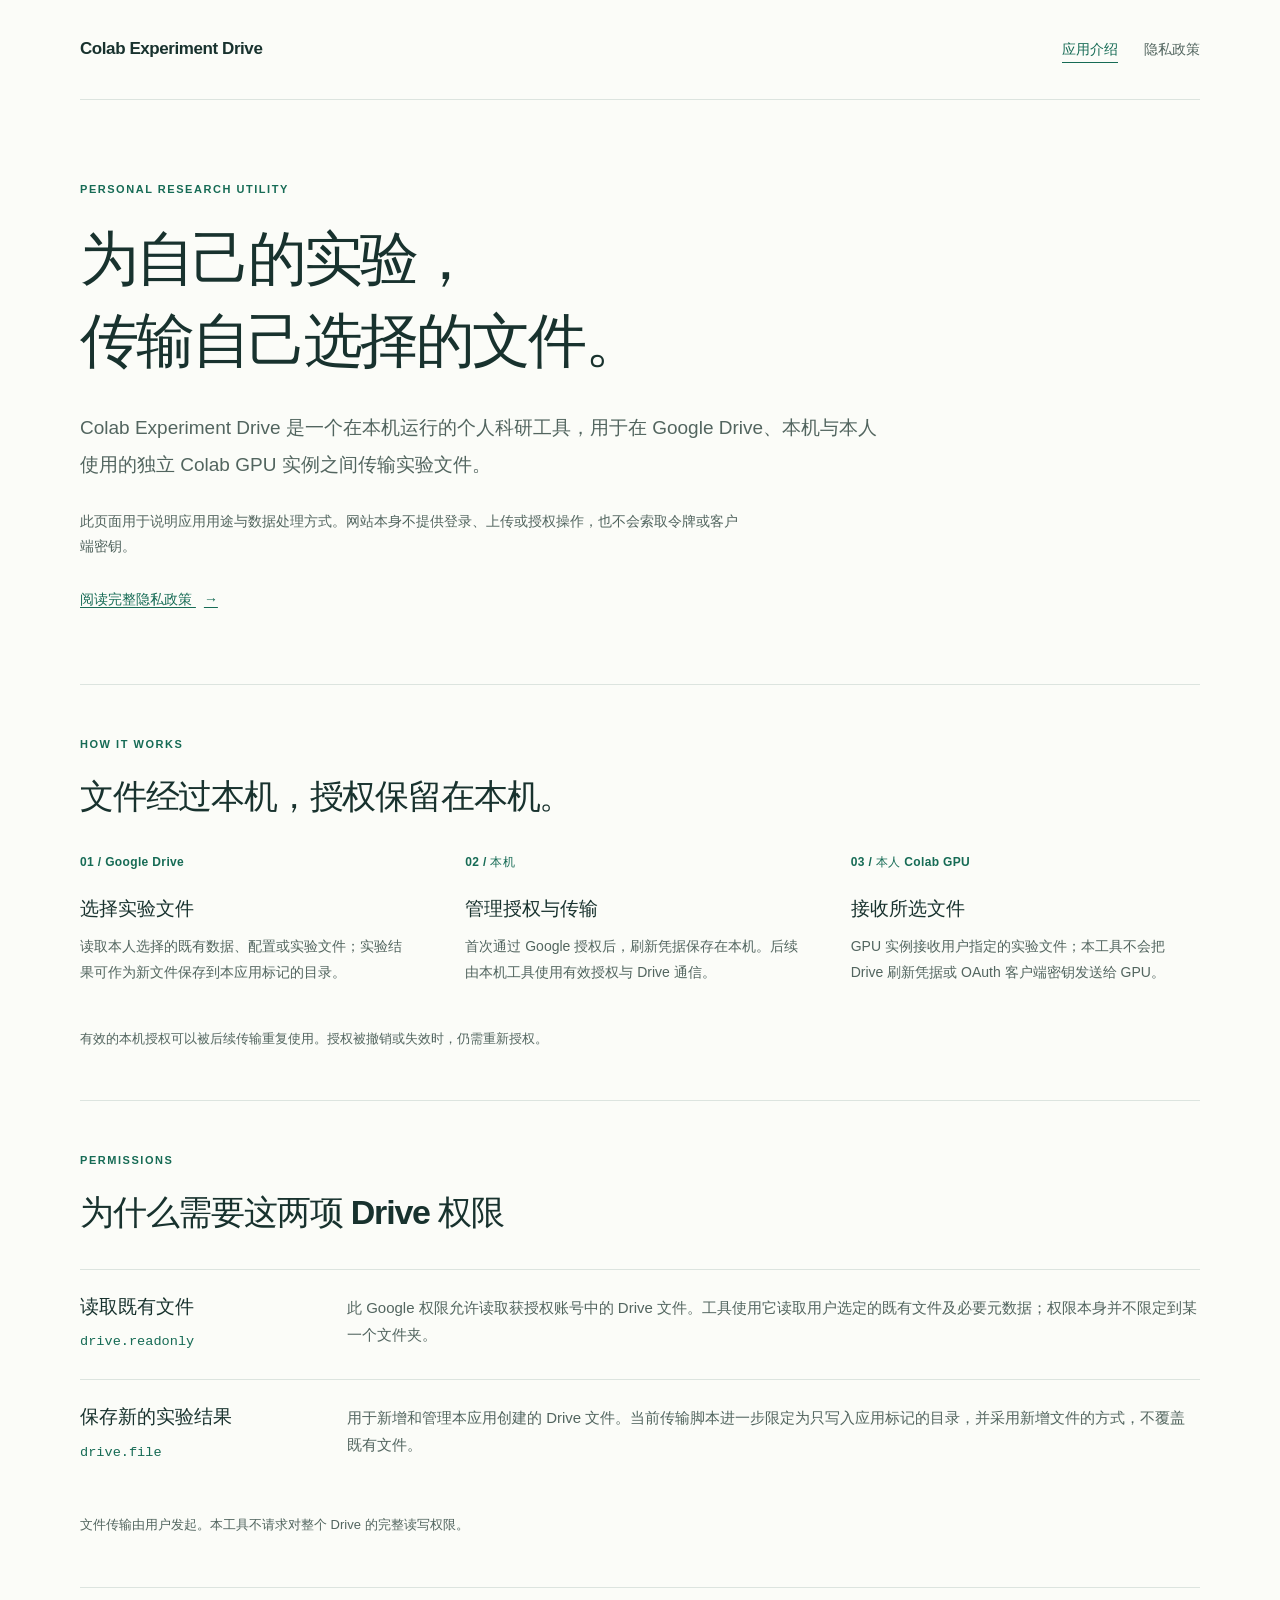
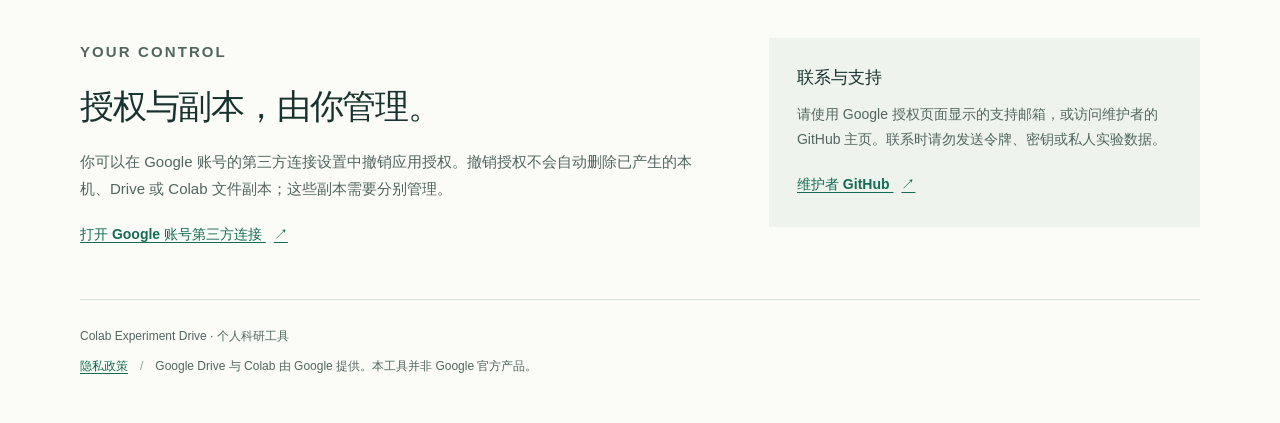
<file: index.html>
<!doctype html>
<html lang="zh-CN">
<head>
  <meta charset="utf-8">
  <meta name="viewport" content="width=device-width, initial-scale=1">
  <meta name="description" content="Colab Experiment Drive 是用于 Google Drive、本机与本人 Colab GPU 之间传输所选科研文件的个人工具。了解用途、权限与数据处理方式。">
  <meta name="referrer" content="no-referrer">
  <meta name="color-scheme" content="light">
  <title>Colab Experiment Drive · 个人科研文件传输</title>
  <link rel="stylesheet" href="style.css">
</head>
<body>
  <a class="skip-link" href="#main">跳到正文</a>
  <header class="site-header wrap">
    <a class="brand" href="index.html" aria-label="Colab Experiment Drive 首页">Colab Experiment Drive</a>
    <nav aria-label="主导航">
      <a href="index.html" aria-current="page">应用介绍</a>
      <a href="privacy.html">隐私政策</a>
    </nav>
  </header>

  <main id="main" class="wrap">
    <section class="hero" aria-labelledby="intro-title">
      <p class="eyebrow">Personal research utility</p>
      <h1 id="intro-title">为自己的实验，<br>传输自己选择的文件。</h1>
      <p class="lead">Colab Experiment Drive 是一个在本机运行的个人科研工具，用于在 Google Drive、本机与本人使用的独立 Colab GPU 实例之间传输实验文件。</p>
      <p class="intro-note">此页面用于说明应用用途与数据处理方式。网站本身不提供登录、上传或授权操作，也不会索取令牌或客户端密钥。</p>
      <a class="text-link" href="privacy.html">阅读完整隐私政策 <span aria-hidden="true">→</span></a>
    </section>

    <section class="section" aria-labelledby="workflow-title">
      <div class="section-heading">
        <p class="eyebrow">How it works</p>
        <h2 id="workflow-title">文件经过本机，授权保留在本机。</h2>
      </div>
      <ol class="flow" aria-label="文件传输流程">
        <li><span class="step-label">01 / Google Drive</span><h3>选择实验文件</h3><p>读取本人选择的既有数据、配置或实验文件；实验结果可作为新文件保存到本应用标记的目录。</p></li>
        <li><span class="step-label">02 / 本机</span><h3>管理授权与传输</h3><p>首次通过 Google 授权后，刷新凭据保存在本机。后续由本机工具使用有效授权与 Drive 通信。</p></li>
        <li><span class="step-label">03 / 本人 Colab GPU</span><h3>接收所选文件</h3><p>GPU 实例接收用户指定的实验文件；本工具不会把 Drive 刷新凭据或 OAuth 客户端密钥发送给 GPU。</p></li>
      </ol>
      <p class="caption">有效的本机授权可以被后续传输重复使用。授权被撤销或失效时，仍需重新授权。</p>
    </section>

    <section class="section" aria-labelledby="permissions-title">
      <div class="section-heading">
        <p class="eyebrow">Permissions</p>
        <h2 id="permissions-title">为什么需要这两项 Drive 权限</h2>
      </div>
      <div class="permission-row">
        <div><h3>读取既有文件</h3><code>drive.readonly</code></div>
        <p>此 Google 权限允许读取获授权账号中的 Drive 文件。工具使用它读取用户选定的既有文件及必要元数据；权限本身并不限定到某一个文件夹。</p>
      </div>
      <div class="permission-row">
        <div><h3>保存新的实验结果</h3><code>drive.file</code></div>
        <p>用于新增和管理本应用创建的 Drive 文件。当前传输脚本进一步限定为只写入应用标记的目录，并采用新增文件的方式，不覆盖既有文件。</p>
      </div>
      <p class="caption">文件传输由用户发起。本工具不请求对整个 Drive 的完整读写权限。</p>
    </section>

    <section class="section support" aria-labelledby="control-title">
      <div>
        <p class="eyebrow">Your control</p>
        <h2 id="control-title">授权与副本，由你管理。</h2>
        <p>你可以在 Google 账号的第三方连接设置中撤销应用授权。撤销授权不会自动删除已产生的本机、Drive 或 Colab 文件副本；这些副本需要分别管理。</p>
        <a class="text-link" href="https://myaccount.google.com/connections">打开 Google 账号第三方连接 <span aria-hidden="true">↗</span></a>
      </div>
      <div class="support-note">
        <h3>联系与支持</h3>
        <p>请使用 Google 授权页面显示的支持邮箱，或访问维护者的 GitHub 主页。联系时请勿发送令牌、密钥或私人实验数据。</p>
        <a class="text-link" href="https://github.com/sdxlra7-sudo">维护者 GitHub <span aria-hidden="true">↗</span></a>
      </div>
    </section>
  </main>

  <footer class="site-footer wrap">
    <p>Colab Experiment Drive · 个人科研工具</p>
    <p><a href="privacy.html">隐私政策</a><span class="footer-divider" aria-hidden="true">/</span>Google Drive 与 Colab 由 Google 提供。本工具并非 Google 官方产品。</p>
  </footer>
</body>
</html>
</file>
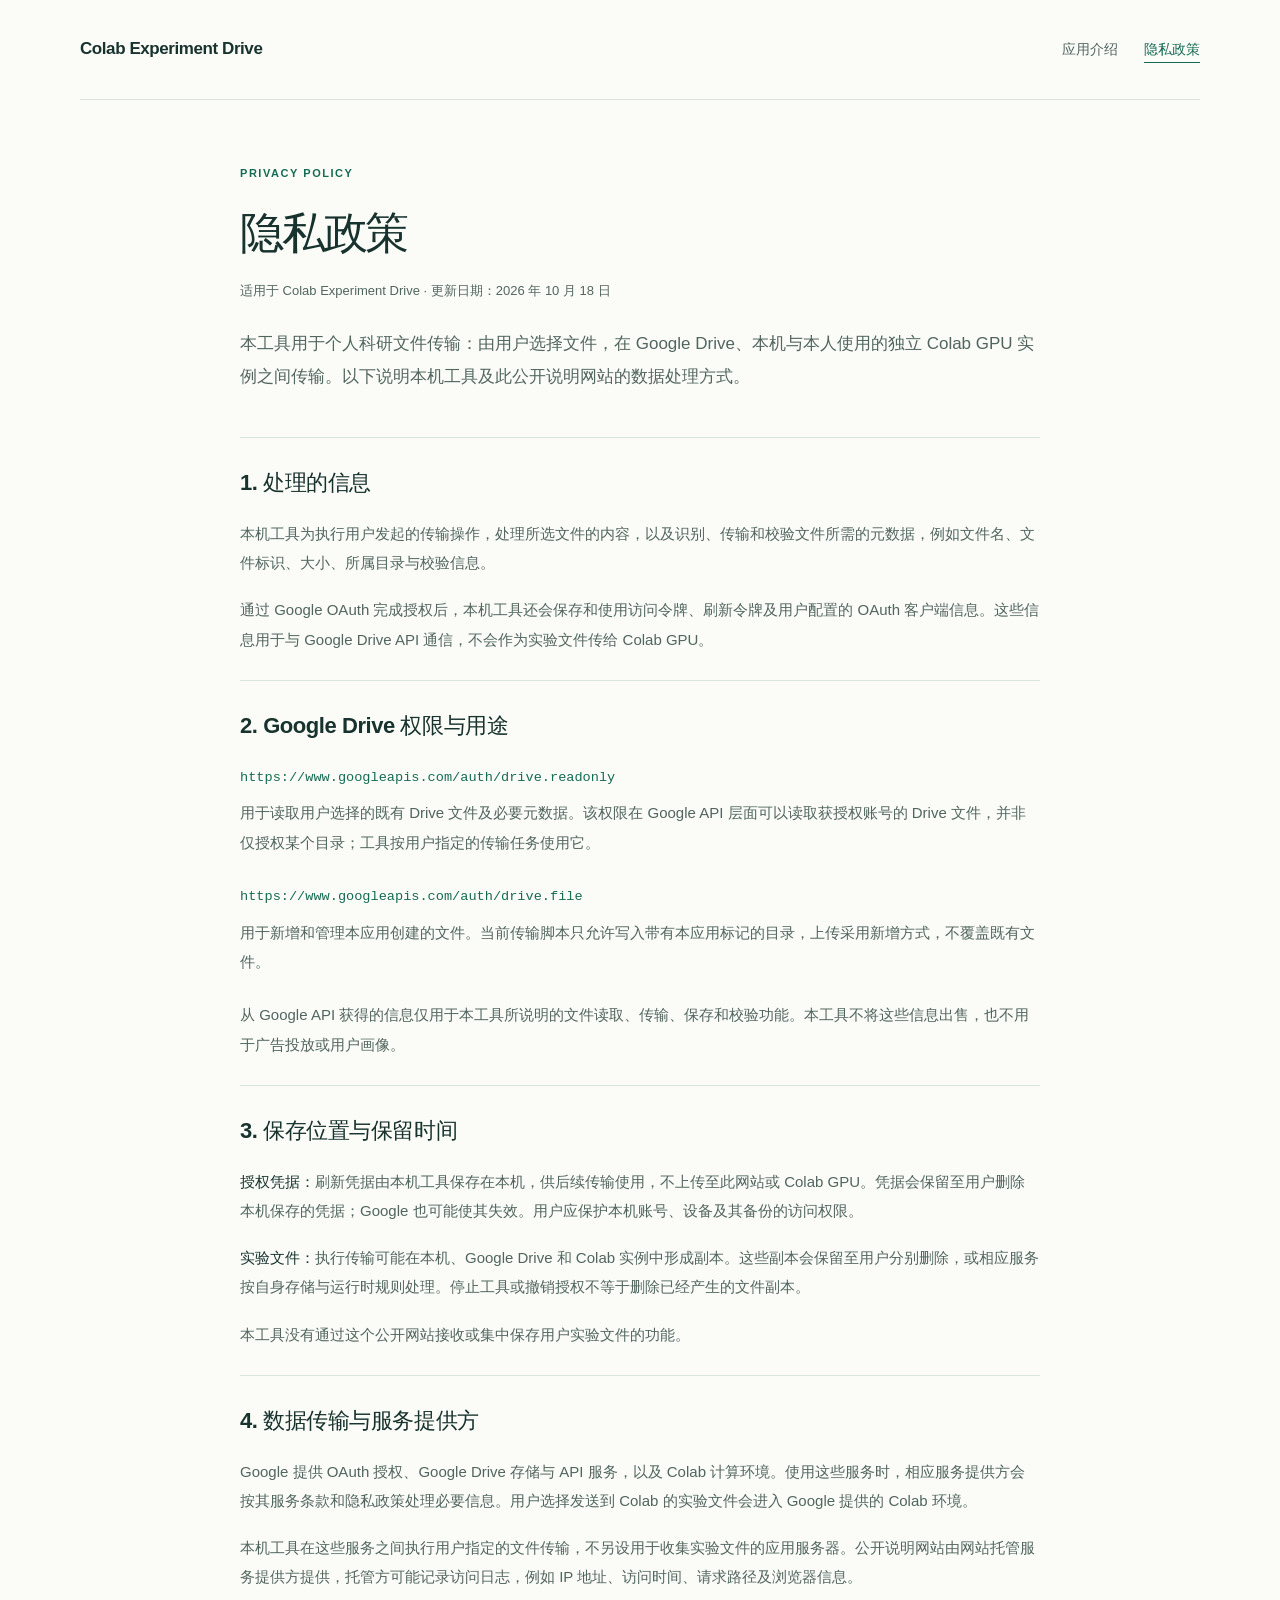
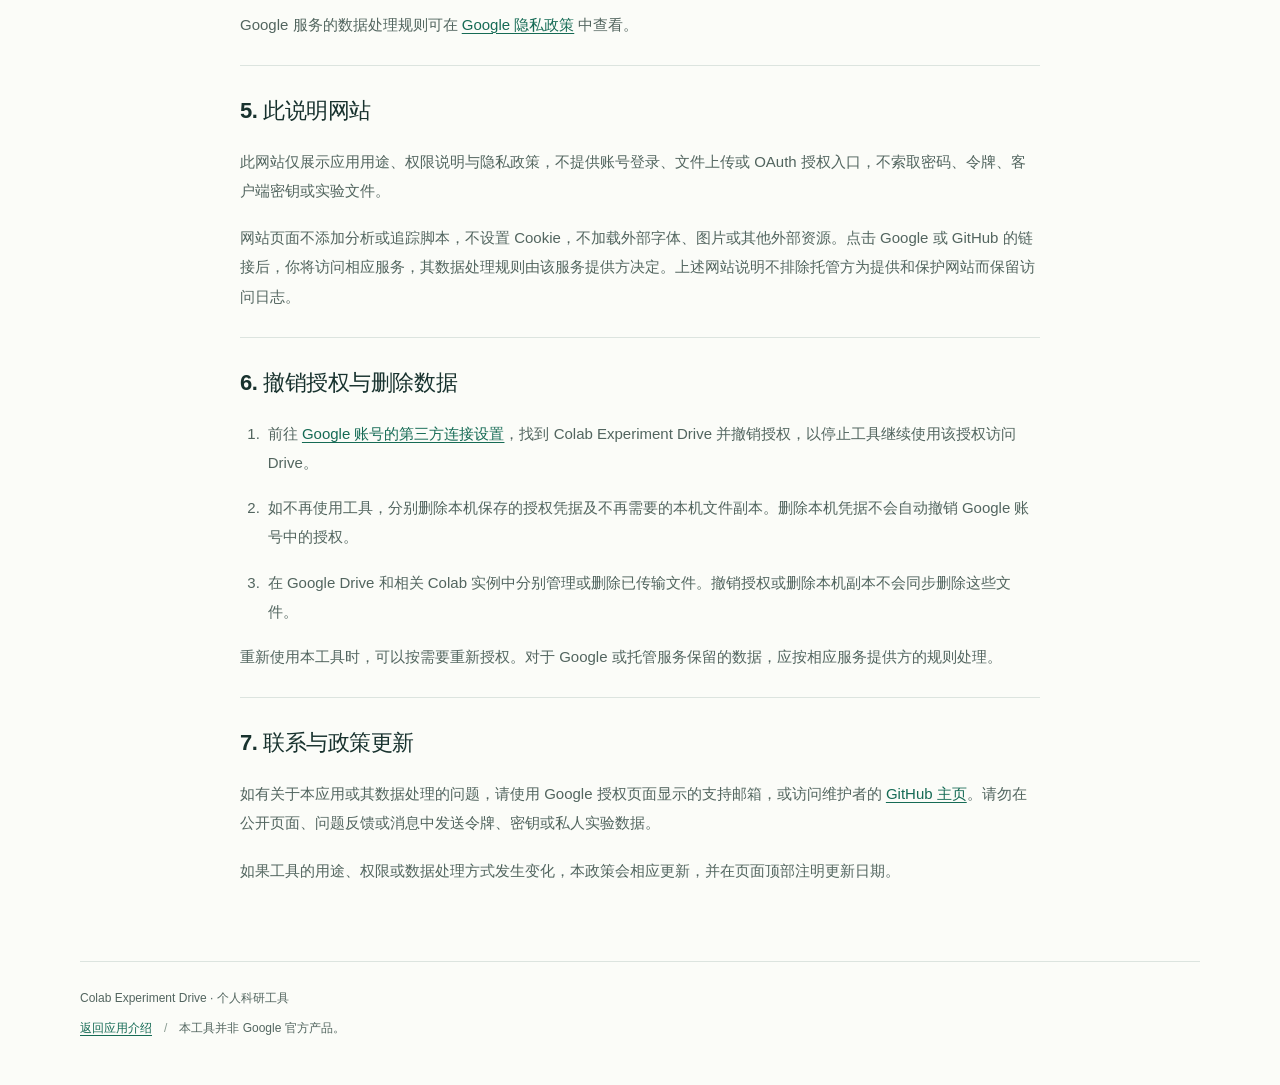
<file: privacy.html>
<!doctype html>
<html lang="zh-CN">
<head>
  <meta charset="utf-8">
  <meta name="viewport" content="width=device-width, initial-scale=1">
  <meta name="description" content="Colab Experiment Drive 的隐私政策：处理哪些文件与授权信息、如何使用和保存、服务提供方、撤销授权与删除副本。">
  <meta name="referrer" content="no-referrer">
  <meta name="color-scheme" content="light">
  <title>隐私政策 · Colab Experiment Drive</title>
  <link rel="stylesheet" href="style.css">
</head>
<body>
  <a class="skip-link" href="#main">跳到正文</a>
  <header class="site-header wrap">
    <a class="brand" href="index.html" aria-label="Colab Experiment Drive 首页">Colab Experiment Drive</a>
    <nav aria-label="主导航">
      <a href="index.html">应用介绍</a>
      <a href="privacy.html" aria-current="page">隐私政策</a>
    </nav>
  </header>

  <main id="main" class="wrap policy">
    <header class="policy-header">
      <p class="eyebrow">Privacy policy</p>
      <h1>隐私政策</h1>
      <p class="policy-date">适用于 Colab Experiment Drive · 更新日期：<time datetime="2026-10-18">2026 年 10 月 18 日</time></p>
      <p class="lead">本工具用于个人科研文件传输：由用户选择文件，在 Google Drive、本机与本人使用的独立 Colab GPU 实例之间传输。以下说明本机工具及此公开说明网站的数据处理方式。</p>
    </header>

    <section aria-labelledby="data-title">
      <h2 id="data-title">1. 处理的信息</h2>
      <p>本机工具为执行用户发起的传输操作，处理所选文件的内容，以及识别、传输和校验文件所需的元数据，例如文件名、文件标识、大小、所属目录与校验信息。</p>
      <p>通过 Google OAuth 完成授权后，本机工具还会保存和使用访问令牌、刷新令牌及用户配置的 OAuth 客户端信息。这些信息用于与 Google Drive API 通信，不会作为实验文件传给 Colab GPU。</p>
    </section>

    <section aria-labelledby="scope-title">
      <h2 id="scope-title">2. Google Drive 权限与用途</h2>
      <dl class="scope-list">
        <dt><code>https://www.googleapis.com/auth/drive.readonly</code></dt>
        <dd>用于读取用户选择的既有 Drive 文件及必要元数据。该权限在 Google API 层面可以读取获授权账号的 Drive 文件，并非仅授权某个目录；工具按用户指定的传输任务使用它。</dd>
        <dt><code>https://www.googleapis.com/auth/drive.file</code></dt>
        <dd>用于新增和管理本应用创建的文件。当前传输脚本只允许写入带有本应用标记的目录，上传采用新增方式，不覆盖既有文件。</dd>
      </dl>
      <p>从 Google API 获得的信息仅用于本工具所说明的文件读取、传输、保存和校验功能。本工具不将这些信息出售，也不用于广告投放或用户画像。</p>
    </section>

    <section aria-labelledby="storage-title">
      <h2 id="storage-title">3. 保存位置与保留时间</h2>
      <p><strong>授权凭据：</strong>刷新凭据由本机工具保存在本机，供后续传输使用，不上传至此网站或 Colab GPU。凭据会保留至用户删除本机保存的凭据；Google 也可能使其失效。用户应保护本机账号、设备及其备份的访问权限。</p>
      <p><strong>实验文件：</strong>执行传输可能在本机、Google Drive 和 Colab 实例中形成副本。这些副本会保留至用户分别删除，或相应服务按自身存储与运行时规则处理。停止工具或撤销授权不等于删除已经产生的文件副本。</p>
      <p>本工具没有通过这个公开网站接收或集中保存用户实验文件的功能。</p>
    </section>

    <section aria-labelledby="providers-title">
      <h2 id="providers-title">4. 数据传输与服务提供方</h2>
      <p>Google 提供 OAuth 授权、Google Drive 存储与 API 服务，以及 Colab 计算环境。使用这些服务时，相应服务提供方会按其服务条款和隐私政策处理必要信息。用户选择发送到 Colab 的实验文件会进入 Google 提供的 Colab 环境。</p>
      <p>本机工具在这些服务之间执行用户指定的文件传输，不另设用于收集实验文件的应用服务器。公开说明网站由网站托管服务提供方提供，托管方可能记录访问日志，例如 IP 地址、访问时间、请求路径及浏览器信息。</p>
      <p>Google 服务的数据处理规则可在 <a href="https://policies.google.com/privacy">Google 隐私政策</a> 中查看。</p>
    </section>

    <section aria-labelledby="website-title">
      <h2 id="website-title">5. 此说明网站</h2>
      <p>此网站仅展示应用用途、权限说明与隐私政策，不提供账号登录、文件上传或 OAuth 授权入口，不索取密码、令牌、客户端密钥或实验文件。</p>
      <p>网站页面不添加分析或追踪脚本，不设置 Cookie，不加载外部字体、图片或其他外部资源。点击 Google 或 GitHub 的链接后，你将访问相应服务，其数据处理规则由该服务提供方决定。上述网站说明不排除托管方为提供和保护网站而保留访问日志。</p>
    </section>

    <section aria-labelledby="revoke-title">
      <h2 id="revoke-title">6. 撤销授权与删除数据</h2>
      <ol class="plain-list">
        <li>前往 <a href="https://myaccount.google.com/connections">Google 账号的第三方连接设置</a>，找到 Colab Experiment Drive 并撤销授权，以停止工具继续使用该授权访问 Drive。</li>
        <li>如不再使用工具，分别删除本机保存的授权凭据及不再需要的本机文件副本。删除本机凭据不会自动撤销 Google 账号中的授权。</li>
        <li>在 Google Drive 和相关 Colab 实例中分别管理或删除已传输文件。撤销授权或删除本机副本不会同步删除这些文件。</li>
      </ol>
      <p>重新使用本工具时，可以按需要重新授权。对于 Google 或托管服务保留的数据，应按相应服务提供方的规则处理。</p>
    </section>

    <section aria-labelledby="contact-title">
      <h2 id="contact-title">7. 联系与政策更新</h2>
      <p>如有关于本应用或其数据处理的问题，请使用 Google 授权页面显示的支持邮箱，或访问维护者的 <a href="https://github.com/sdxlra7-sudo">GitHub 主页</a>。请勿在公开页面、问题反馈或消息中发送令牌、密钥或私人实验数据。</p>
      <p>如果工具的用途、权限或数据处理方式发生变化，本政策会相应更新，并在页面顶部注明更新日期。</p>
    </section>
  </main>

  <footer class="site-footer wrap">
    <p>Colab Experiment Drive · 个人科研工具</p>
    <p><a href="index.html">返回应用介绍</a><span class="footer-divider" aria-hidden="true">/</span>本工具并非 Google 官方产品。</p>
  </footer>
</body>
</html>
</file>
<file: style.css>
:root {
  color-scheme: light;
  --ink: #18322e;
  --muted: #52655f;
  --accent: #166b55;
  --line: #dce4df;
  --paper: #fbfcf8;
  --tint: #eef4ed;
  font-family: -apple-system, BlinkMacSystemFont, "Segoe UI", "PingFang SC", "Microsoft YaHei", sans-serif;
  font-synthesis: none;
  text-rendering: optimizeLegibility;
}
* { box-sizing: border-box; }
html { scroll-padding-top: 1.5rem; }
body { margin: 0; background: var(--paper); color: var(--ink); font-size: 16px; line-height: 1.8; }
a { color: var(--accent); text-underline-offset: .22em; text-decoration-thickness: 1px; }
a:hover { text-decoration-thickness: 2px; }
a:focus-visible { outline: 3px solid #bc6c30; outline-offset: 5px; border-radius: 2px; }
.wrap { width: min(1120px, calc(100% - 64px)); margin-inline: auto; }
.skip-link { position: absolute; top: -120px; left: 24px; z-index: 10; padding: 10px 16px; background: #fff; }
.skip-link:focus { top: 12px; }
.site-header { min-height: 100px; display: flex; align-items: center; justify-content: space-between; gap: 24px; border-bottom: 1px solid var(--line); }
.brand { color: var(--ink); text-decoration: none; font-size: 17px; font-weight: 700; letter-spacing: -.025em; }
nav { display: flex; flex-wrap: wrap; gap: 26px; font-size: 14px; }
nav a { text-decoration: none; color: var(--muted); }
nav a[aria-current="page"] { color: var(--accent); text-decoration: underline; text-underline-offset: 8px; }
h1, h2, h3, p { margin-top: 0; }
h1, h2, h3 { line-height: 1.4; }
h1 { font-size: clamp(35px, 4.6vw, 60px); letter-spacing: -.05em; font-weight: 650; margin-bottom: 26px; }
h2 { font-size: clamp(25px, 2.8vw, 34px); letter-spacing: -.035em; font-weight: 650; margin-bottom: 18px; }
h3 { font-size: 19px; font-weight: 650; margin-bottom: 12px; }
p { margin-bottom: 18px; }
.hero { padding: 80px 0 70px; max-width: 800px; }
.eyebrow { color: var(--accent); text-transform: uppercase; letter-spacing: .14em; font-size: 11px; font-weight: 700; margin-bottom: 18px; }
.lead { font-size: 19px; line-height: 1.95; color: var(--muted); }
.intro-note { max-width: 670px; color: var(--muted); font-size: 14px; margin: 26px 0; }
.text-link { display: inline-block; font-size: 14px; font-weight: 650; }
.text-link span { margin-left: 8px; }
.section { border-top: 1px solid var(--line); padding: 50px 0; }
.section-heading { margin-bottom: 32px; }
.flow { list-style: none; padding: 0; margin: 0; display: grid; grid-template-columns: repeat(3, 1fr); gap: 36px; }
.flow li { padding-right: 15px; }
.step-label { display: block; font-size: 12px; color: var(--accent); font-weight: 650; letter-spacing: .03em; margin-bottom: 22px; }
.flow p { color: var(--muted); font-size: 14px; }
.caption { font-size: 13px; color: var(--muted); margin-top: 24px; margin-bottom: 0; }
.permission-row { display: grid; grid-template-columns: 235px 1fr; gap: 32px; padding: 24px 0; border-top: 1px solid var(--line); }
.permission-row h3 { margin-bottom: 6px; }
.permission-row p { color: var(--muted); margin: 0; font-size: 15px; }
code { font-family: ui-monospace, SFMono-Regular, Consolas, monospace; font-size: .85em; overflow-wrap: anywhere; color: var(--accent); }
.support { display: grid; grid-template-columns: 1.45fr 1fr; gap: 64px; }
.support p { color: var(--muted); font-size: 15px; }
.support-note { padding: 28px; background: var(--tint); align-self: start; }
.support-note h3 { font-size: 17px; }
.support-note p { font-size: 14px; }
.site-footer { border-top: 1px solid var(--line); padding-top: 26px; padding-bottom: 38px; font-size: 12px; color: var(--muted); }
.site-footer p { margin-bottom: 8px; }
.footer-divider { margin: 0 12px; color: #879a90; }
.policy { max-width: 800px; padding-top: 64px; padding-bottom: 50px; }
.policy-header { margin-bottom: 44px; }
.policy h1 { font-size: 44px; margin-bottom: 16px; }
.policy-date { color: var(--muted); font-size: 13px; margin-bottom: 24px; }
.policy .lead { font-size: 17px; }
.policy section { border-top: 1px solid var(--line); padding: 30px 0 8px; }
.policy h2 { font-size: 22px; letter-spacing: -.02em; margin-bottom: 20px; }
.policy section p, .policy li, .policy dd { color: var(--muted); font-size: 15px; line-height: 1.95; }
.policy strong { color: var(--ink); font-weight: 650; }
.scope-list { margin: 0 0 24px; }
.scope-list dt { margin-bottom: 8px; }
.scope-list dd { margin: 0 0 24px; }
.plain-list { padding-left: 1.5em; }
.plain-list li { padding-left: .25em; margin-bottom: 16px; }
@media (max-width: 700px) {
  .wrap { width: calc(100% - 40px); }
  .site-header { min-height: 104px; align-items: flex-start; justify-content: center; flex-direction: column; gap: 10px; padding-block: 18px; }
  .brand { font-size: 16px; }
  nav { gap: 22px; font-size: 13px; }
  .hero { padding: 48px 0 42px; }
  .lead { font-size: 17px; }
  .section { padding: 34px 0; }
  .section-heading { margin-bottom: 26px; }
  .flow { grid-template-columns: 1fr; gap: 24px; }
  .flow li { padding-right: 0; padding-bottom: 14px; border-bottom: 1px solid var(--line); }
  .flow li:last-child { border-bottom: 0; padding-bottom: 0; }
  .step-label { margin-bottom: 10px; }
  .flow p { margin-bottom: 0; }
  .permission-row { grid-template-columns: 1fr; gap: 16px; }
  .support { grid-template-columns: 1fr; gap: 28px; }
  .support-note { padding: 22px; }
  .policy { padding-top: 42px; }
  .policy h1 { font-size: 36px; }
  .policy h2 { font-size: 21px; }
  .policy section { padding-top: 26px; }
}
@media print {
  body { background: #fff; font-size: 11pt; }
  .wrap { width: 100%; }
  .site-header, .site-footer, .skip-link { display: none; }
  .hero, .policy { padding-top: 0; }
  a { color: inherit; }
  .support-note { background: none; border: 1px solid #aaa; }
  h2, h3 { break-after: avoid; }
}
</file>
